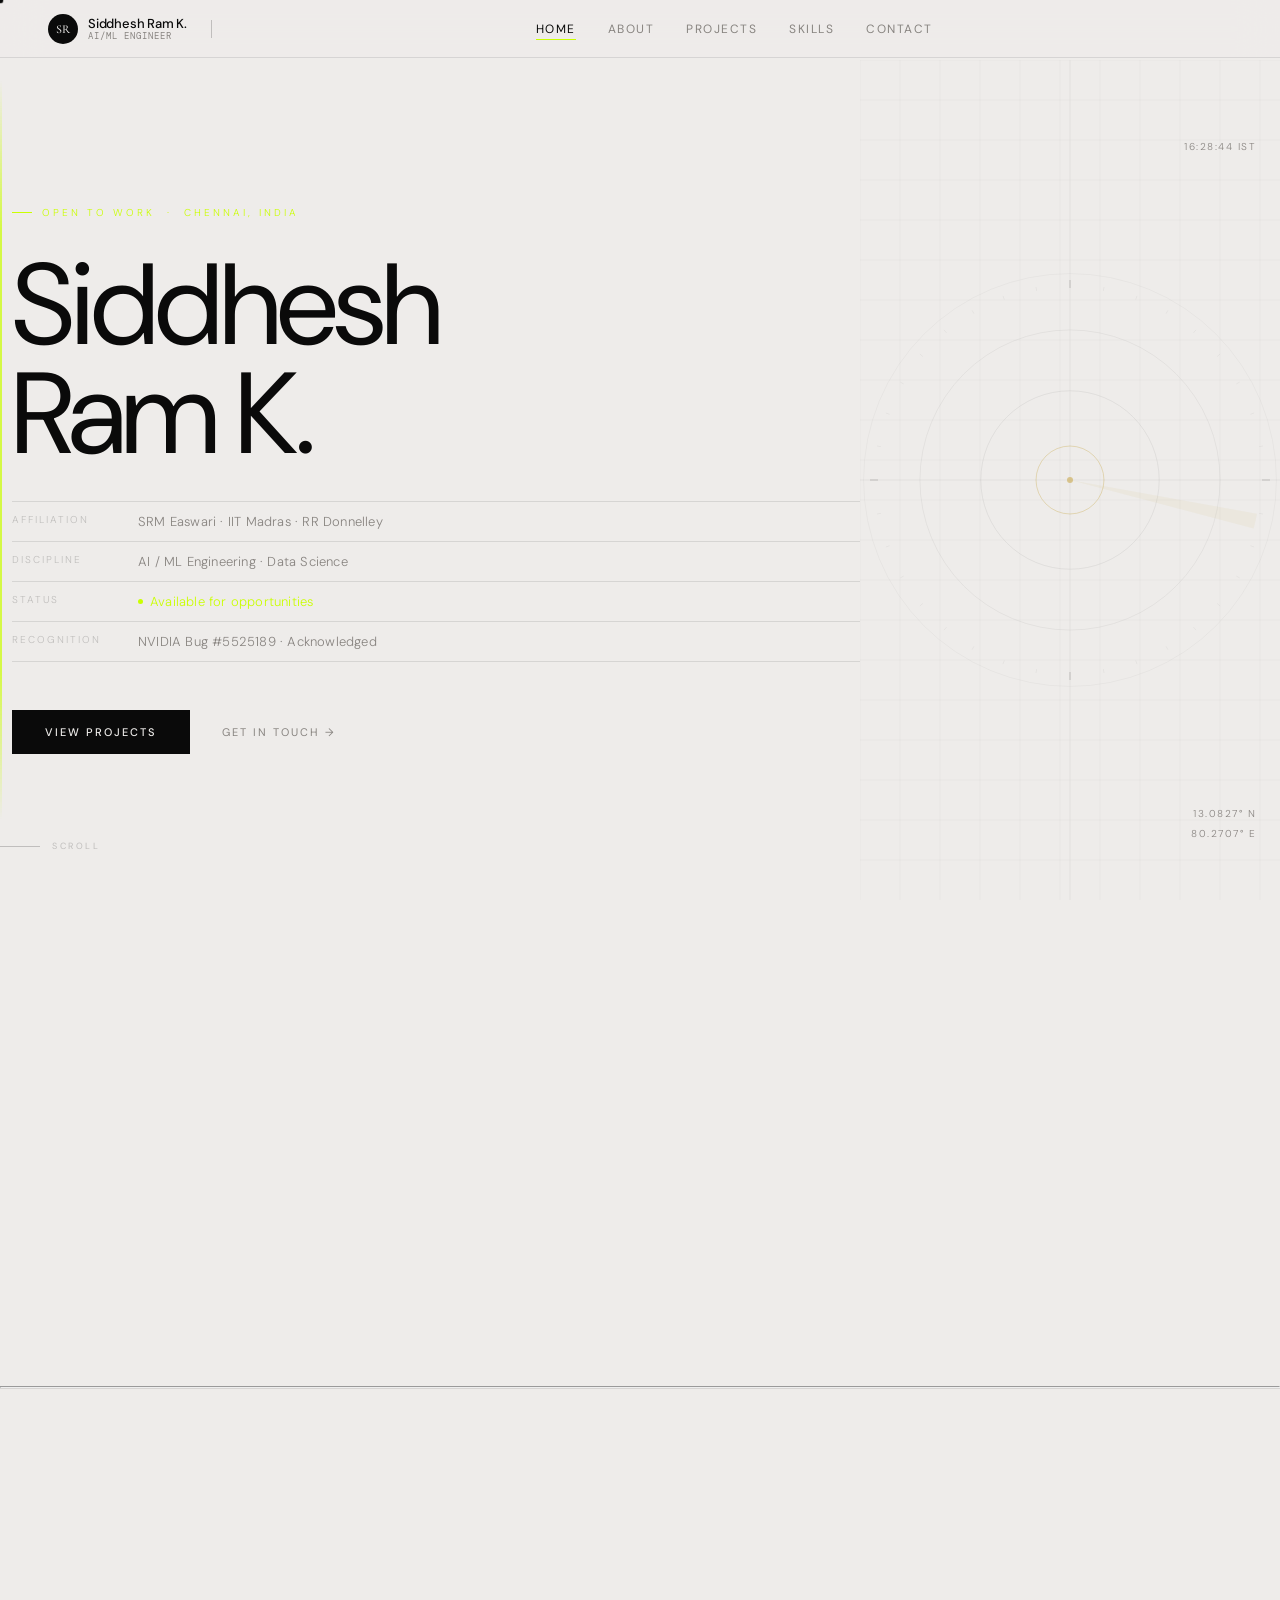
<file: index.html>
<!DOCTYPE html>
<html lang="en">
<head>
  <meta charset="UTF-8"/>
  <meta name="viewport" content="width=device-width,initial-scale=1.0"/>
  <title>Siddhesh Ram Krishnachandran</title>
  <meta name="description" content="AI/ML Engineer & Data Scientist — SRM Easwari · IIT Madras · RR Donnelley"/>
  <link rel="stylesheet" href="shared.css"/>
  <style>

    /* ── HERO ── */
    .hero {
      min-height: 100vh;
      padding: 0 var(--margin);
      display: grid;
      grid-template-columns: 1fr 420px;
      gap: 0;
      align-items: center;
      padding-top: 60px;
      position: relative;
    }

    /* gold vertical rule */
    .hero-rule {
      position: absolute;
      left: calc(var(--margin) - 20px);
      top: 80px; bottom: 80px;
      width: 1.5px;
      background: linear-gradient(to bottom, transparent, var(--accent) 20%, var(--accent) 80%, transparent);
      opacity: 0;
      animation: ruleIn 1.4s cubic-bezier(0.25,0,0,1) 0.3s forwards;
    }
    @keyframes ruleIn {
      from { opacity:0; transform: scaleY(0); transform-origin: top; }
      to   { opacity:0.7; transform: scaleY(1); transform-origin: top; }
    }

    /* name */
    .hero-left { padding-left: 12px; }

    .hero-badge {
      font-family: var(--f-mono);
      font-size: 10px; font-weight: 300;
      letter-spacing: 3px; text-transform: uppercase;
      color: var(--accent);
      margin-bottom: 32px;
      display: flex; align-items: center; gap: 10px;
      opacity: 0;
      animation: fadeUp 0.9s cubic-bezier(0.25,0,0,1) 0.2s forwards;
    }
    .hero-badge::before {
      content: '';
      display: block; width: 20px; height: 1px;
      background: var(--accent);
    }

    .hero-name {
      font-family: var(--f-display);
      font-size: clamp(64px, 9vw, 128px);
      font-weight: 400;
      letter-spacing: -3px;
      line-height: 0.95;
      color: var(--ink);
      margin-bottom: 32px;
      overflow: hidden;
    }

    /* each word wraps a span for clip reveal */
    .name-line {
      display: block;
      overflow: hidden;
    }
    .name-line span {
      display: block;
      transform: translateY(110%);
      animation: slideUp 1s cubic-bezier(0.25,0,0,1) forwards;
    }
    .name-line:nth-child(1) span { animation-delay: 0.35s; }
    .name-line:nth-child(2) span { animation-delay: 0.55s; }

    @keyframes slideUp {
      to { transform: translateY(0); }
    }

    /* fields table */
    .hero-fields {
      margin-bottom: 48px;
      opacity: 0;
      animation: fadeUp 0.9s cubic-bezier(0.25,0,0,1) 0.85s forwards;
    }
    .field-row {
      display: grid;
      grid-template-columns: 110px 1fr;
      padding: 11px 0;
      border-bottom: 1px solid var(--hairline);
      gap: 16px;
    }
    .field-row:first-child { border-top: 1px solid var(--hairline); }
    .field-key {
      font-family: var(--f-mono);
      font-size: 10px; font-weight: 300;
      letter-spacing: 2px; text-transform: uppercase;
      color: var(--hairline-hi);
    }
    .field-val {
      font-family: var(--f-body);
      font-size: 13px; font-weight: 300;
      color: var(--muted);
      letter-spacing: 0.2px;
    }
    .field-val.live {
      color: var(--accent);
      display: flex; align-items: center; gap: 7px;
    }
    .live-dot {
      width: 5px; height: 5px; border-radius: 50%;
      background: var(--accent);
      animation: livePulse 2.4s ease infinite;
    }
    @keyframes livePulse {
      0%,100% { box-shadow: 0 0 0 0 rgba(201,168,76,0.5); }
      50%      { box-shadow: 0 0 0 5px rgba(201,168,76,0); }
    }

    /* CTA row */
    .hero-cta {
      display: flex; gap: 0; align-items: center;
      opacity: 0;
      animation: fadeUp 0.9s cubic-bezier(0.25,0,0,1) 1.05s forwards;
    }
    .btn-primary {
      font-family: var(--f-body);
      font-size: 11px; font-weight: 500;
      letter-spacing: 2px; text-transform: uppercase;
      color: var(--cream);
      background: var(--ink);
      border: 1px solid var(--ink);
      padding: 14px 32px;
      text-decoration: none;
      transition: background 0.4s var(--silk), color 0.4s var(--silk), border-color 0.4s;
      display: inline-block;
    }
    .btn-primary:hover { background: var(--accent); border-color: var(--accent); color: var(--cream); }
    .btn-ghost {
      font-family: var(--f-body);
      font-size: 11px; font-weight: 400;
      letter-spacing: 2px; text-transform: uppercase;
      color: var(--muted);
      background: transparent;
      border: none;
      padding: 14px 32px;
      text-decoration: none;
      transition: color 0.3s;
    }
    .btn-ghost:hover { color: var(--ink); }

    /* ── RIGHT PANEL — coordinate canvas ── */
    .hero-right {
      height: calc(100vh - 60px);
      position: relative;
      display: flex; align-items: center; justify-content: center;
      opacity: 0;
      animation: fadeIn 1.6s cubic-bezier(0.25,0,0,1) 0.6s forwards;
    }
    #coord-canvas {
      position: absolute; inset: 0;
      width: 100%; height: 100%;
    }
    .coord-label {
      position: absolute;
      font-family: var(--f-mono);
      font-size: 10px; font-weight: 300;
      letter-spacing: 1.5px;
      color: var(--muted);
      pointer-events: none;
    }
    .coord-label.lat { bottom: 80px; right: 24px; }
    .coord-label.lon { bottom: 60px; right: 24px; }
    .coord-label.ts  { top: 80px; right: 24px; }

    /* scroll cue */
    .scroll-cue {
      position: absolute; bottom: 48px; left: var(--margin);
      display: flex; align-items: center; gap: 12px;
      opacity: 0;
      animation: fadeIn 1s cubic-bezier(0.25,0,0,1) 1.6s forwards;
    }
    .scroll-line {
      width: 40px; height: 1px;
      background: var(--hairline-hi);
      position: relative; overflow: hidden;
    }
    .scroll-line::after {
      content: '';
      position: absolute; top: 0; left: 0;
      width: 100%; height: 100%;
      background: var(--accent);
      transform: translateX(-100%);
      animation: scanLine 2s cubic-bezier(0.25,0,0,1) infinite 1.6s;
    }
    @keyframes scanLine {
      0%   { transform: translateX(-100%); }
      50%  { transform: translateX(0); }
      100% { transform: translateX(100%); }
    }
    .scroll-text {
      font-family: var(--f-mono);
      font-size: 9px; letter-spacing: 2.5px; text-transform: uppercase;
      color: var(--hairline-hi);
    }

    /* ── TICKER STRIP ── */
    .ticker-wrap {
      overflow: hidden;
      border-top: 1px solid var(--hairline-hi);
      border-bottom: 1px solid var(--hairline-hi);
      background: var(--ink);
      padding: 12px 0;
    }
    .ticker-track {
      display: flex; gap: 0;
      width: max-content;
      animation: ticker 28s linear infinite;
    }
    @keyframes ticker {
      from { transform: translateX(0); }
      to   { transform: translateX(-50%); }
    }
    .ticker-track:hover { animation-play-state: paused; }
    .ticker-item {
      font-family: var(--f-mono);
      font-size: 10px; font-weight: 300;
      letter-spacing: 2.5px; text-transform: uppercase;
      color: var(--cream);
      padding: 0 28px;
      white-space: nowrap;
      opacity: 0.75;
    }
    .ticker-item.gold { color: var(--accent); opacity: 1; }

    /* ── BELOW-FOLD SECTIONS ── */
    .below-fold {
      padding: 0 var(--margin);
    }

    /* Editorial quote */
    .quote-section {
      padding: 120px 0 100px;
      max-width: 800px;
    }
    .quote-mark {
      font-family: var(--f-display);
      font-size: 80px; line-height: 0.6;
      color: var(--accent); opacity: 0.4;
      margin-bottom: 16px; display: block;
      font-weight: 300;
    }
    .quote-text {
      font-family: var(--f-display);
      font-size: clamp(26px, 3.5vw, 44px);
      font-weight: 300; font-style: italic;
      line-height: 1.3; letter-spacing: -0.5px;
      color: var(--ink);
      margin-bottom: 28px;
    }
    .quote-attr {
      font-family: var(--f-mono);
      font-size: 10px; letter-spacing: 2.5px; text-transform: uppercase;
      color: var(--hairline-hi);
    }

    /* Rooms navigation — 3 big editorial links */
    .rooms-section {
      padding: 60px 0 140px;
      border-top: 1px solid var(--hairline);
    }
    .rooms-label {
      font-family: var(--f-mono);
      font-size: 10px; letter-spacing: 2.5px; text-transform: uppercase;
      color: var(--hairline-hi); margin-bottom: 0;
    }
    .room-link {
      display: flex;
      align-items: baseline;
      justify-content: space-between;
      padding: 28px 0;
      border-bottom: 1px solid var(--hairline);
      text-decoration: none;
      color: var(--ink);
      transition: padding-left 0.5s var(--silk);
      position: relative; overflow: hidden;
    }
    .room-link::before {
      content: '';
      position: absolute; left: 0; top: 0; bottom: 0;
      width: 0;
      background: var(--accent-dim);
      transition: width 0.6s var(--silk);
      pointer-events: none;
    }
    .room-link:hover { padding-left: 20px; }
    .room-link:hover::before { width: 100%; }
    .room-title {
      font-family: var(--f-display);
      font-size: clamp(28px, 4vw, 52px);
      font-weight: 400; letter-spacing: -1px;
    }
    .room-meta {
      font-family: var(--f-mono);
      font-size: 10px; letter-spacing: 2px; text-transform: uppercase;
      color: var(--hairline-hi);
      transition: color 0.3s;
    }
    .room-link:hover .room-meta { color: var(--accent); }

    @keyframes fadeUp {
      from { opacity:0; transform: translateY(24px); }
      to   { opacity:1; transform: translateY(0); }
    }
    @keyframes fadeIn {
      from { opacity:0; }
      to   { opacity:1; }
    }

    @media (max-width: 900px) {
      .hero { grid-template-columns: 1fr; }
      .hero-right { display: none; }
    }
    @media (max-width: 600px) {
      .hero-name { font-size: 64px; letter-spacing: -2px; }
      .room-title { font-size: 28px; }
    }
  </style>
</head>
<body>

<div id="cur-dot"></div>
<div id="cur-ring"></div>
<div id="page-veil"></div>

<!-- NAV -->
<nav id="nav">
  <a href="index.html" class="nav-profile">
    <div class="nav-avatar"><span class="nav-avatar-initials">SR</span></div>
    <div class="nav-profile-info">
      <span class="nav-profile-name">Siddhesh Ram K.</span>
      <span class="nav-profile-role">AI/ML Engineer</span>
    </div>
  </a>
  <div class="nav-divider"></div>
  <div class="nav-links">
    <a href="index.html" class="active">Home</a>
    <a href="about.html">About</a>
    <a href="projects.html">Projects</a>
    <a href="skills.html">Skills</a>
    <a href="contact.html">Contact</a>
  </div>
</nav>

<!-- HERO -->
<section class="hero">
  <div class="hero-rule"></div>

  <div class="hero-left">
    <div class="hero-badge">Open to work &nbsp;·&nbsp; Chennai, India</div>

    <h1 class="hero-name">
      <span class="name-line"><span>Siddhesh</span></span>
      <span class="name-line"><span>Ram K.</span></span>
    </h1>

    <div class="hero-fields">
      <div class="field-row">
        <span class="field-key">Affiliation</span>
        <span class="field-val">SRM Easwari · IIT Madras · RR Donnelley</span>
      </div>
      <div class="field-row">
        <span class="field-key">Discipline</span>
        <span class="field-val">AI / ML Engineering · Data Science</span>
      </div>
      <div class="field-row">
        <span class="field-key">Status</span>
        <span class="field-val live">
          <span class="live-dot"></span>Available for opportunities
        </span>
      </div>
      <div class="field-row">
        <span class="field-key">Recognition</span>
        <span class="field-val">NVIDIA Bug #5525189 · Acknowledged</span>
      </div>
    </div>

    <div class="hero-cta">
      <a href="projects.html" class="btn-primary" data-magnetic>View Projects</a>
      <a href="contact.html" class="btn-ghost">Get in touch →</a>
    </div>
  </div>

  <div class="hero-right">
    <canvas id="coord-canvas"></canvas>
    <div class="coord-label lat">13.0827° N</div>
    <div class="coord-label lon">80.2707° E</div>
    <div class="coord-label ts" id="live-ts">——</div>
  </div>

  <div class="scroll-cue">
    <span class="scroll-line"></span>
    <span class="scroll-text">Scroll</span>
  </div>
</section>

<!-- TICKER -->
<div class="ticker-wrap reveal">
  <div class="ticker-track" id="ticker">
    <!-- filled by JS -->
  </div>
</div>

<!-- BELOW FOLD -->
<div class="below-fold">

  <section class="quote-section reveal reveal-d1">
    <span class="quote-mark">"</span>
    <p class="quote-text">
      No one cares about any technology unless it's a solution to a problem.
    </p>
    <span class="quote-attr">Field doctrine · Siddhesh Ram K.</span>
  </section>

  <hr class="hr-light"/>

  <section class="rooms-section">
    <p class="rooms-label reveal">The Rooms</p>

    <a href="about.html" class="room-link reveal reveal-d1">
      <span class="room-title">About</span>
      <span class="room-meta">Subject profile →</span>
    </a>
    <a href="projects.html" class="room-link reveal reveal-d2">
      <span class="room-title">Projects</span>
      <span class="room-meta">Field work →</span>
    </a>
    <a href="skills.html" class="room-link reveal reveal-d3">
      <span class="room-title">Skills</span>
      <span class="room-meta">Technical map →</span>
    </a>
    <a href="contact.html" class="room-link reveal reveal-d4">
      <span class="room-title">Contact</span>
      <span class="room-meta">Initiate →</span>
    </a>
  </section>

</div>

<!-- TICKER JS -->
<script>
(function(){
  const items = [
    ['Python',''],['SQL',''],['TensorFlow',''],['PyTorch',''],
    ['LangChain',''],['LangGraph',''],['AutoGen',''],['scikit-learn',''],
    ['XGBoost',''],['pandas',''],['NumPy',''],['Power BI',''],
    ['Tableau',''],['AWS Bedrock',''],['Vertex AI',''],['NVIDIA NIM',''],
    ['Docker',''],['Git',''],['spaCy',''],['Java',''],
    ['NVIDIA Bug #5525189','gold'],['IIT Madras',''],['SRM Easwari',''],['RR Donnelley','gold'],
  ];
  const doubled = [...items,...items];
  const track = document.getElementById('ticker');
  doubled.forEach(([text, cls]) => {
    const span = document.createElement('span');
    span.className = 'ticker-item' + (cls ? ' ' + cls : '');
    span.textContent = text + '  ·  ';
    track.appendChild(span);
  });
})();
</script>

<!-- COORDINATE CANVAS -->
<script>
(function(){
  const canvas = document.getElementById('coord-canvas');
  if (!canvas) return;
  const ctx = canvas.getContext('2d');
  let W, H, animFrame;

  function resize() {
    W = canvas.width  = canvas.offsetWidth;
    H = canvas.height = canvas.offsetHeight;
  }
  window.addEventListener('resize', resize);
  resize();

  // mouse influence
  let mx = 0, my = 0;
  document.addEventListener('mousemove', e => {
    const r = canvas.getBoundingClientRect();
    mx = e.clientX - r.left;
    my = e.clientY - r.top;
  });

  // live timestamp
  const tsEl = document.getElementById('live-ts');
  setInterval(() => {
    if (tsEl) tsEl.textContent = new Date().toISOString().slice(11,19) + ' IST';
  }, 1000);

  const INK     = 'rgba(14,14,14,';
  const GOLD    = 'rgba(201,168,76,';
  let t = 0;

  function draw() {
    ctx.clearRect(0, 0, W, H);
    t += 0.006;

    const cx = W / 2, cy = H / 2;

    // Grid lines — hairline, warm
    ctx.strokeStyle = INK + '0.06)';
    ctx.lineWidth = 0.5;
    const step = 40;
    for (let x = 0; x < W; x += step) { ctx.beginPath(); ctx.moveTo(x,0); ctx.lineTo(x,H); ctx.stroke(); }
    for (let y = 0; y < H; y += step) { ctx.beginPath(); ctx.moveTo(0,y); ctx.lineTo(W,y); ctx.stroke(); }

    // Mouse-reactive ripple
    const dist = Math.sqrt((mx-cx)**2 + (my-cy)**2);

    // Concentric rings — breathe with time + mouse
    [72, 130, 190].forEach((baseR, i) => {
      const r = baseR + Math.sin(t + i * 1.1) * 6 + dist * 0.03;
      const alpha = 0.08 - i * 0.018;
      ctx.beginPath();
      ctx.arc(cx, cy, r, 0, Math.PI * 2);
      ctx.strokeStyle = INK + alpha + ')';
      ctx.lineWidth = 0.8;
      ctx.stroke();
    });

    // Inner gold ring — tighter, more alive
    const goldR = 32 + Math.sin(t * 1.3) * 3;
    ctx.beginPath();
    ctx.arc(cx, cy, goldR, 0, Math.PI * 2);
    ctx.strokeStyle = GOLD + '0.35)';
    ctx.lineWidth = 1;
    ctx.stroke();

    // Crosshair
    ctx.strokeStyle = INK + '0.1)';
    ctx.lineWidth = 0.5;
    ctx.beginPath(); ctx.moveTo(cx, 0); ctx.lineTo(cx, H); ctx.stroke();
    ctx.beginPath(); ctx.moveTo(0, cy); ctx.lineTo(W, cy); ctx.stroke();

    // Scanning arc — rotates slowly
    const scanAngle = t * 0.4;
    const scanR = 190;
    ctx.beginPath();
    ctx.moveTo(cx, cy);
    ctx.arc(cx, cy, scanR, scanAngle - 0.04, scanAngle + 0.04);
    ctx.closePath();
    ctx.fillStyle = GOLD + '0.07)';
    ctx.fill();

    // Crosshair center dot
    ctx.beginPath();
    ctx.arc(cx, cy, 3, 0, Math.PI * 2);
    ctx.fillStyle = GOLD + '0.6)';
    ctx.fill();

    // Tick marks on outer ring
    for (let i = 0; i < 36; i++) {
      const angle = (i / 36) * Math.PI * 2;
      const r1 = 192, r2 = i % 9 === 0 ? 200 : 196;
      ctx.beginPath();
      ctx.moveTo(cx + Math.cos(angle) * r1, cy + Math.sin(angle) * r1);
      ctx.lineTo(cx + Math.cos(angle) * r2, cy + Math.sin(angle) * r2);
      ctx.strokeStyle = INK + (i % 9 === 0 ? '0.2' : '0.08') + ')';
      ctx.lineWidth = i % 9 === 0 ? 1 : 0.5;
      ctx.stroke();
    }

    animFrame = requestAnimationFrame(draw);
  }
  draw();
})();
</script>

<script src="shared.js"></script>
</body>
</html>
</file>
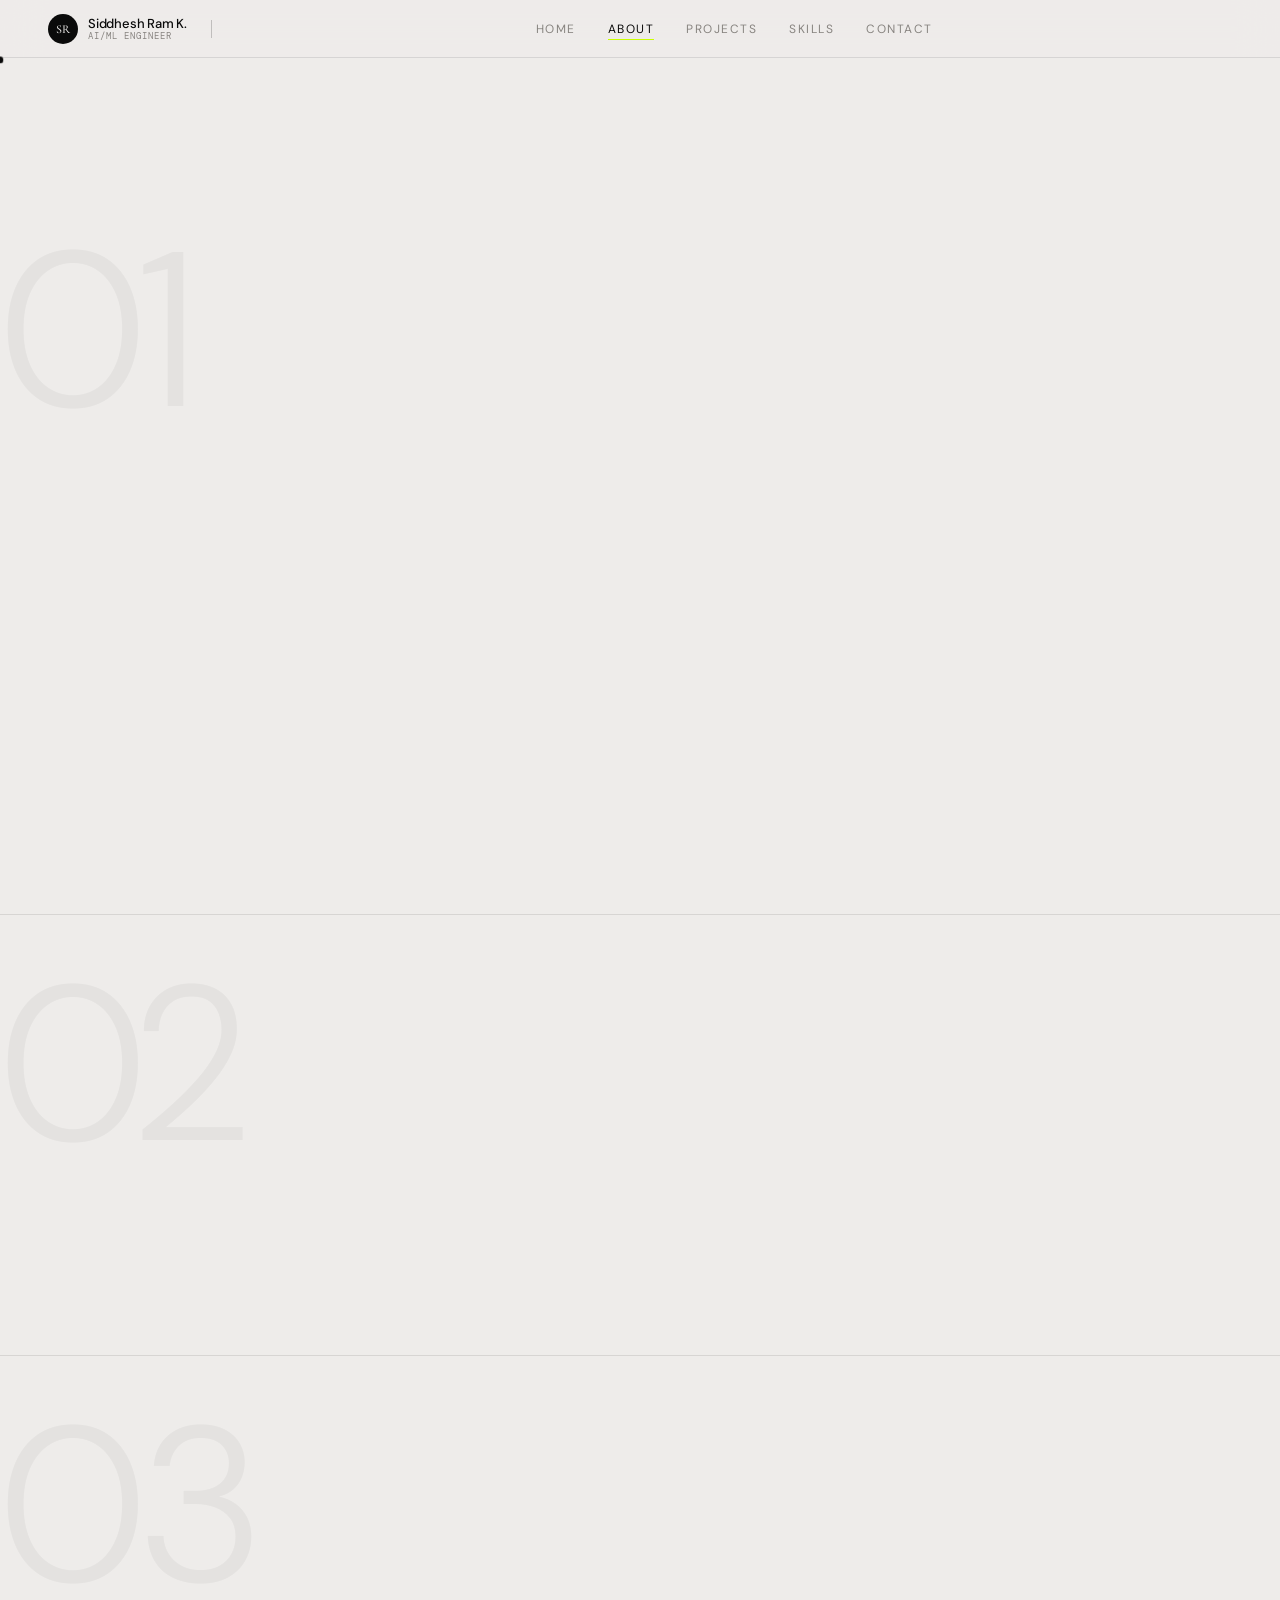
<file: about.html>
<!DOCTYPE html>
<html lang="en">
<head>
  <meta charset="UTF-8"/>
  <meta name="viewport" content="width=device-width,initial-scale=1.0"/>
  <title>About — Siddhesh Ram K.</title>
  <link rel="stylesheet" href="shared.css"/>
  <style>

    body { padding-top: 60px; }

    /* ── PAGE HEADER ── */
    .page-header {
      padding: 80px var(--margin) 0;
      display: flex; align-items: baseline;
      justify-content: space-between;
      border-bottom: 1px solid var(--hairline);
      padding-bottom: 20px;
    }
    .page-header-title {
      font-family: var(--f-display);
      font-size: clamp(40px, 6vw, 80px);
      font-weight: 400; letter-spacing: -2px;
      color: var(--ink);
    }
    .page-header-ref {
      font-family: var(--f-mono);
      font-size: 10px; letter-spacing: 2px;
      color: var(--hairline-hi);
    }

    /* ── SECTION WRAPPER ── */
    .about-section {
      padding: 100px var(--margin);
      position: relative;
    }
    .about-section + .about-section {
      border-top: 1px solid var(--hairline);
    }

    /* Giant numeral — behind content */
    .section-numeral {
      font-family: var(--f-display);
      font-size: clamp(120px, 18vw, 220px);
      font-weight: 300;
      color: var(--ink);
      opacity: 0.04;
      line-height: 1;
      letter-spacing: -6px;
      position: absolute;
      top: 40px; left: calc(var(--margin) - 12px);
      pointer-events: none;
      user-select: none;
    }

    /* Content sits above numeral */
    .section-content { position: relative; z-index: 1; }

    /* ── § 01  IDENTITY ── */
    .identity-grid {
      display: grid;
      grid-template-columns: 1fr 1fr;
      gap: 80px;
      align-items: start;
    }
    .section-kicker {
      font-family: var(--f-mono);
      font-size: 10px; letter-spacing: 3px; text-transform: uppercase;
      color: var(--hairline-hi); margin-bottom: 32px;
      display: flex; align-items: center; gap: 12px;
    }
    .section-kicker::before {
      content: ''; display: block;
      width: 24px; height: 1px; background: var(--hairline-hi);
    }
    .bio-heading {
      font-family: var(--f-display);
      font-size: clamp(32px, 4vw, 52px);
      font-weight: 400; letter-spacing: -1.5px;
      line-height: 1.1; color: var(--ink);
      margin-bottom: 36px;
    }
    .bio-heading em { font-style: italic; color: var(--muted); }
    .bio-text {
      font-family: var(--f-body);
      font-size: 16px; font-weight: 300;
      line-height: 1.85; color: var(--muted);
      margin-bottom: 20px;
    }
    .bio-text strong { font-weight: 500; color: var(--ink); }

    /* NVIDIA pull-quote */
    .nvidia-quote {
      border-left: 2px solid var(--accent);
      padding: 20px 0 20px 28px;
      margin-top: 40px;
    }
    .nvidia-quote p {
      font-family: var(--f-display);
      font-size: 20px; font-weight: 400; font-style: italic;
      line-height: 1.5; color: var(--ink);
      margin-bottom: 12px;
    }
    .nvidia-quote a {
      font-family: var(--f-mono);
      font-size: 10px; letter-spacing: 2px; text-transform: uppercase;
      color: var(--accent); text-decoration: none;
    }
    .nvidia-quote a:hover { text-decoration: underline; }

    /* Identity right column — stat items */
    .stat-list { margin-top: 72px; }
    .stat-item {
      padding: 24px 0;
      border-bottom: 1px solid var(--hairline);
    }
    .stat-item:first-child { border-top: 1px solid var(--hairline); }
    .stat-num {
      font-family: var(--f-display);
      font-size: clamp(48px, 6vw, 72px);
      font-weight: 300; letter-spacing: -2px;
      color: var(--ink); line-height: 1;
      margin-bottom: 6px;
    }
    .stat-num span { color: var(--accent); }
    .stat-desc {
      font-family: var(--f-body);
      font-size: 12px; font-weight: 400;
      letter-spacing: 1px; text-transform: uppercase;
      color: var(--hairline-hi);
    }

    /* ── § 02  OPERATIONS ── */
    .ops-grid {
      display: grid;
      grid-template-columns: repeat(3, 1fr);
      gap: 2px;
      margin-top: 60px;
    }
    .ops-card {
      background: var(--ink);
      padding: 36px 28px;
      position: relative;
      transition: background 0.4s var(--silk);
    }
    .ops-card:hover { background: #1a1a14; }
    .ops-card-top {
      display: flex; align-items: center;
      justify-content: space-between;
      margin-bottom: 28px;
    }
    .ops-indicator {
      width: 7px; height: 7px; border-radius: 50%;
      background: #4CAF50;
      animation: livePulse 2.4s ease infinite;
    }
    @keyframes livePulse {
      0%,100% { box-shadow: 0 0 0 0 rgba(76,175,80,0.5); }
      50%      { box-shadow: 0 0 0 6px rgba(76,175,80,0); }
    }
    .ops-card-type {
      font-family: var(--f-mono);
      font-size: 9px; letter-spacing: 2px; text-transform: uppercase;
      color: rgba(247,243,236,0.3);
    }
    .ops-company {
      font-family: var(--f-display);
      font-size: 26px; font-weight: 400; letter-spacing: -0.5px;
      color: var(--cream); margin-bottom: 8px;
    }
    .ops-role {
      font-family: var(--f-body);
      font-size: 12px; font-weight: 300; letter-spacing: 0.5px;
      color: rgba(247,243,236,0.55); margin-bottom: 20px;
    }
    .ops-meta {
      font-family: var(--f-mono);
      font-size: 9px; letter-spacing: 1.5px; text-transform: uppercase;
      color: var(--accent); padding-top: 20px;
      border-top: 1px solid rgba(247,243,236,0.08);
    }

    /* ── § 03  EDUCATION TIMELINE ── */
    .timeline-wrap {
      margin-top: 60px;
      position: relative;
    }
    .timeline-track {
      position: relative;
      height: 2px;
      background: var(--hairline);
      margin-bottom: 48px;
    }
    .timeline-fill {
      position: absolute; left: 0; top: 0; bottom: 0;
      background: var(--accent);
      width: 0;
      transition: width 1.8s cubic-bezier(0.25,0,0,1);
    }
    .timeline-track.drawn .timeline-fill { width: 100%; }

    .timeline-nodes {
      display: grid;
      grid-template-columns: 1fr 1fr 1fr;
    }
    .tnode {
      position: relative;
      padding-top: 24px;
    }
    .tnode::before {
      content: '';
      position: absolute; top: -33px; left: 0;
      width: 10px; height: 10px; border-radius: 50%;
      background: var(--cream);
      border: 2px solid var(--hairline-hi);
      transition: border-color 0.4s var(--silk), background 0.4s var(--silk);
      z-index: 2;
    }
    .tnode.active::before { border-color: var(--accent); background: var(--accent); }
    .tnode-year {
      font-family: var(--f-mono);
      font-size: 10px; letter-spacing: 2px;
      color: var(--hairline-hi); margin-bottom: 8px;
    }
    .tnode-school {
      font-family: var(--f-display);
      font-size: 22px; font-weight: 400; letter-spacing: -0.5px;
      color: var(--ink); margin-bottom: 4px;
    }
    .tnode-degree {
      font-family: var(--f-body);
      font-size: 12px; font-weight: 300; color: var(--muted);
      line-height: 1.5;
    }
    .tnode-status {
      display: inline-block; margin-top: 10px;
      font-family: var(--f-mono);
      font-size: 9px; letter-spacing: 1.5px; text-transform: uppercase;
      color: var(--accent);
    }

    /* ── § 04  DOCTRINE ── */
    .doctrine-section {
      padding: 120px var(--margin);
      text-align: center;
      border-top: 1px solid var(--hairline);
      background: var(--ink);
    }
    .doctrine-kicker {
      font-family: var(--f-mono);
      font-size: 10px; letter-spacing: 3px; text-transform: uppercase;
      color: rgba(247,243,236,0.3); margin-bottom: 40px;
    }
    .doctrine-text {
      font-family: var(--f-display);
      font-size: clamp(28px, 4.5vw, 60px);
      font-weight: 300; font-style: italic;
      line-height: 1.25; letter-spacing: -1px;
      color: var(--cream);
      max-width: 900px; margin: 0 auto 40px;
    }
    .doctrine-text em { color: var(--accent); font-style: normal; }
    .doctrine-attr {
      font-family: var(--f-mono);
      font-size: 10px; letter-spacing: 2px; text-transform: uppercase;
      color: rgba(247,243,236,0.25);
    }

    @media (max-width: 900px) {
      .identity-grid { grid-template-columns: 1fr; gap: 40px; }
      .ops-grid { grid-template-columns: 1fr; gap: 2px; }
      .timeline-nodes { grid-template-columns: 1fr; gap: 32px; }
      .tnode::before { display: none; }
    }
  </style>
</head>
<body>
<div id="cur-dot"></div>
<div id="cur-ring"></div>
<div id="page-veil"></div>

<nav id="nav">
  <a href="index.html" class="nav-profile">
    <div class="nav-avatar"><span class="nav-avatar-initials">SR</span></div>
    <div class="nav-profile-info">
      <span class="nav-profile-name">Siddhesh Ram K.</span>
      <span class="nav-profile-role">AI/ML Engineer</span>
    </div>
  </a>
  <div class="nav-divider"></div>
  <div class="nav-links">
    <a href="index.html">Home</a>
    <a href="about.html" class="active">About</a>
    <a href="projects.html">Projects</a>
    <a href="skills.html">Skills</a>
    <a href="contact.html">Contact</a>
  </div>
</nav>

<!-- PAGE HEADER -->
<header class="page-header reveal">
  <h1 class="page-header-title">Subject Profile</h1>
  <span class="page-header-ref">DOC / SRK-ABOUT</span>
</header>

<!-- § 01 IDENTITY -->
<section class="about-section">
  <span class="section-numeral" aria-hidden="true">01</span>
  <div class="section-content identity-grid">

    <div>
      <p class="section-kicker reveal">Identity</p>
      <h2 class="bio-heading reveal reveal-d1">
        Building things that <em>actually matter.</em>
      </h2>
      <p class="bio-text reveal reveal-d2">
        I'm a <strong>parallel multi-disciplinary student</strong> — simultaneously pursuing
        B.E. in Computer Science (AI & ML) at SRM Easwari Engineering College and a
        BS in Data Science & Applications at IIT Madras, while working as a
        <strong>Data Analyst Intern at RR Donnelley</strong>.
      </p>
      <p class="bio-text reveal reveal-d3">
        I operate at the intersection of data engineering, analytics, and applied ML —
        cleaning and modeling data with SQL and Python, building KPI dashboards in
        Power BI and Tableau, and operationalizing models using pandas, NumPy,
        scikit-learn, XGBoost, and TensorFlow.
      </p>
      <p class="bio-text reveal reveal-d4">
        My focus is <strong>reliability and measurable outcomes</strong>: reducing turnaround
        time, lowering defect rates, and translating messy data into decision-ready insight.
      </p>

      <div class="nvidia-quote reveal reveal-d5">
        <p>Discovered a critical GPU crash bug in NVIDIA's cuOpt Cloud API during multi-vehicle optimization. Officially acknowledged as Bug ID 5525189.</p>
        <a href="https://www.linkedin.com/pulse/reported-validation-bug-nvidia-cuopt-cloud-api-solver-siddhesh-ram-e7ykc" target="_blank" data-no-transition>Read the full write-up →</a>
      </div>
    </div>

    <div class="stat-list">
      <div class="stat-item reveal">
        <div class="stat-num">2<span>+</span></div>
        <div class="stat-desc">Degrees pursued in parallel</div>
      </div>
      <div class="stat-item reveal reveal-d1">
        <div class="stat-num"><span>#</span>1</div>
        <div class="stat-desc">NVIDIA bug officially acknowledged</div>
      </div>
      <div class="stat-item reveal reveal-d2">
        <div class="stat-num">10<span>+</span></div>
        <div class="stat-desc">Technologies in active use</div>
      </div>
      <div class="stat-item reveal reveal-d3">
        <div class="stat-num">∞</div>
        <div class="stat-desc">Problems worth solving</div>
      </div>
    </div>

  </div>
</section>

<!-- § 02 OPERATIONS -->
<section class="about-section">
  <span class="section-numeral" aria-hidden="true">02</span>
  <div class="section-content">
    <p class="section-kicker reveal">Currently Active</p>
    <h2 class="bio-heading reveal reveal-d1" style="max-width:600px">
      Three systems running <em>simultaneously.</em>
    </h2>
    <div class="ops-grid">
      <div class="ops-card reveal reveal-d1">
        <div class="ops-card-top">
          <span class="ops-indicator"></span>
          <span class="ops-card-type">Employment</span>
        </div>
        <div class="ops-company">RR Donnelley</div>
        <div class="ops-role">Data Analyst Intern</div>
        <div class="ops-meta">Jun 2025 → Present</div>
      </div>
      <div class="ops-card reveal reveal-d2">
        <div class="ops-card-top">
          <span class="ops-indicator"></span>
          <span class="ops-card-type">Education</span>
        </div>
        <div class="ops-company">SRM Easwari</div>
        <div class="ops-role">B.E. CSE — AI & ML · Pre-Final Year</div>
        <div class="ops-meta">2022 → Present</div>
      </div>
      <div class="ops-card reveal reveal-d3">
        <div class="ops-card-top">
          <span class="ops-indicator"></span>
          <span class="ops-card-type">Education</span>
        </div>
        <div class="ops-company">IIT Madras</div>
        <div class="ops-role">BS Data Science · Diploma Level</div>
        <div class="ops-meta">2023 → Present</div>
      </div>
    </div>
  </div>
</section>

<!-- § 03 EDUCATION TIMELINE -->
<section class="about-section">
  <span class="section-numeral" aria-hidden="true">03</span>
  <div class="section-content">
    <p class="section-kicker reveal">Education</p>
    <h2 class="bio-heading reveal reveal-d1" style="max-width:600px">
      The path so far.
    </h2>

    <div class="timeline-wrap reveal reveal-d2">
      <div class="timeline-track" id="timeline-track">
        <div class="timeline-fill"></div>
      </div>
      <div class="timeline-nodes">
        <div class="tnode">
          <div class="tnode-year">2022</div>
          <div class="tnode-school">SRM Easwari</div>
          <div class="tnode-degree">B.E. in Computer Science<br/>Artificial Intelligence & ML</div>
          <span class="tnode-status active">Active · Pre-Final Year</span>
        </div>
        <div class="tnode">
          <div class="tnode-year">2023</div>
          <div class="tnode-school">IIT Madras</div>
          <div class="tnode-degree">BS in Data Science<br/>& Applications</div>
          <span class="tnode-status active">Active · Diploma Level</span>
        </div>
        <div class="tnode active">
          <div class="tnode-year">2025 — Now</div>
          <div class="tnode-school">RR Donnelley</div>
          <div class="tnode-degree">Data Analyst Intern<br/>Analytics & Dashboards</div>
          <span class="tnode-status active">Currently Running</span>
        </div>
      </div>
    </div>
  </div>
</section>

<!-- § 04 DOCTRINE -->
<section class="doctrine-section">
  <p class="doctrine-kicker reveal">Field Doctrine</p>
  <p class="doctrine-text reveal reveal-d1">
    "No one cares about <em>any technology</em> unless it's a solution to a problem."
  </p>
  <p class="doctrine-attr reveal reveal-d2">— The principle behind every line of code</p>
</section>

<script>
// Timeline draws on scroll
(function(){
  const track = document.getElementById('timeline-track');
  if (!track) return;
  const obs = new IntersectionObserver(entries => {
    if (entries[0].isIntersecting) {
      track.classList.add('drawn');
      obs.disconnect();
    }
  }, { threshold: 0.4 });
  obs.observe(track);
})();
</script>

<script src="shared.js"></script>
</body>
</html>
</file>
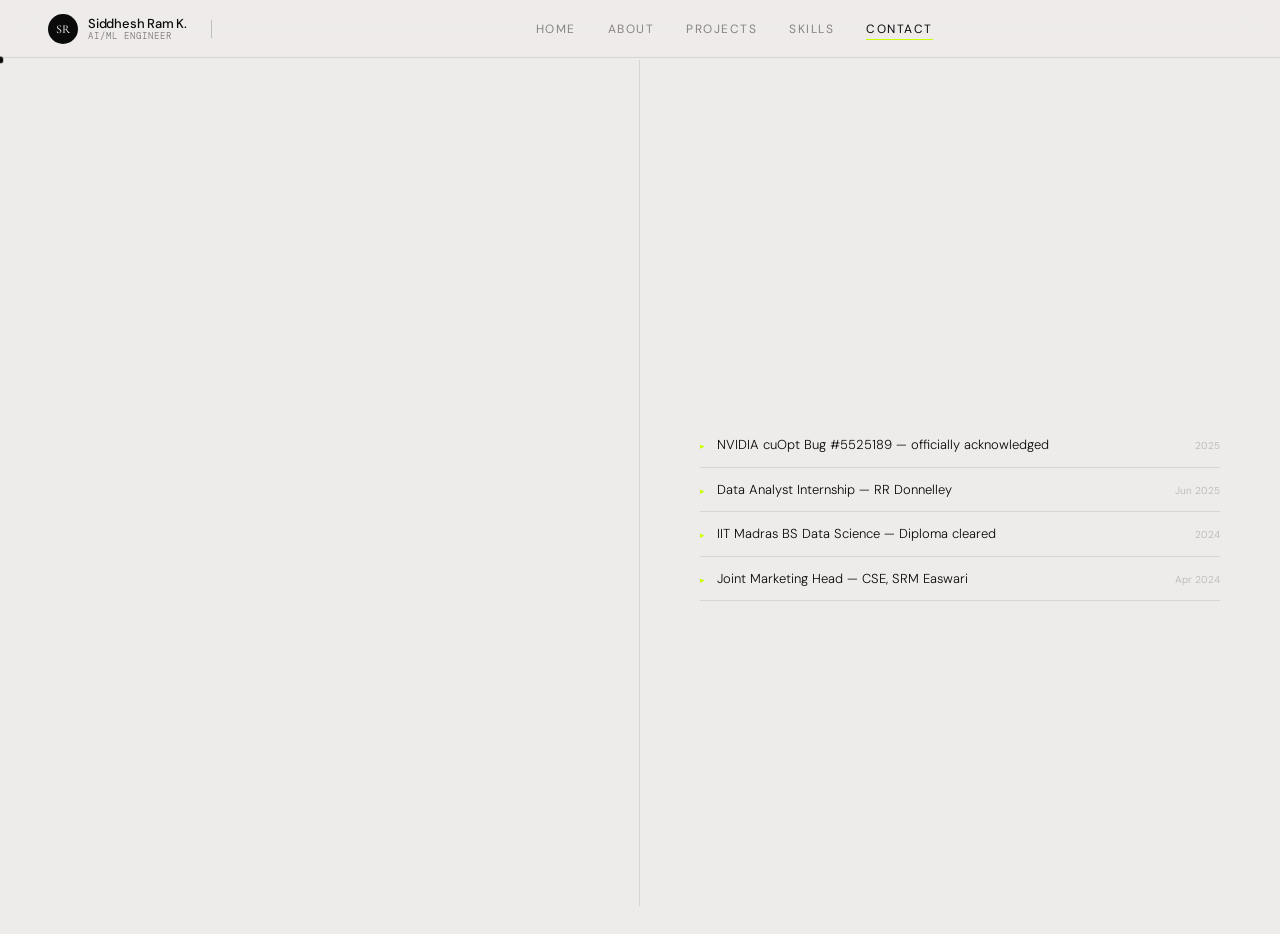
<file: contact.html>
<!DOCTYPE html>
<html lang="en">
<head>
  <meta charset="UTF-8"/>
  <meta name="viewport" content="width=device-width,initial-scale=1.0"/>
  <title>Contact — Siddhesh Ram K.</title>
  <link rel="stylesheet" href="shared.css"/>
  <style>
    body { padding-top: 60px; min-height: 100vh; }

    .contact-wrap {
      min-height: calc(100vh - 60px);
      display: grid;
      grid-template-columns: 1fr 1fr;
    }

    /* ── LEFT ── */
    .contact-left {
      padding: 80px var(--margin);
      display: flex; flex-direction: column;
      justify-content: space-between;
      border-right: 1px solid var(--hairline);
    }

    .heading-eyebrow {
      font-family: var(--f-mono);
      font-size: 10px; letter-spacing: 3px; text-transform: uppercase;
      color: var(--hairline-hi); margin-bottom: 24px;
      display: flex; align-items: center; gap: 12px;
    }
    .heading-eyebrow::before {
      content: ''; display: block;
      width: 24px; height: 1px; background: var(--hairline-hi);
    }

    .heading-main {
      font-family: var(--f-display);
      font-size: clamp(56px, 8vw, 100px);
      font-weight: 400; letter-spacing: -3px;
      line-height: 0.95; color: var(--ink);
      position: relative; display: inline-block;
      cursor: default;
    }
    .heading-main::before,
    .heading-main::after {
      content: attr(data-text);
      position: absolute; inset: 0;
      pointer-events: none; opacity: 0;
    }
    .heading-main::before { color: var(--accent);  clip-path: inset(30% 0 40% 0); }
    .heading-main::after  { color: var(--ink);   clip-path: inset(55% 0 10% 0); left: 2px; }
    .heading-main:hover::before { opacity: 0.4; animation: g1 0.3s steps(2) infinite; }
    .heading-main:hover::after  { opacity: 0.3; animation: g2 0.3s steps(2) infinite 0.05s; }
    @keyframes g1 {
      0%   { transform: translateX(-2px); clip-path: inset(20% 0 50% 0); }
      50%  { transform: translateX(2px);  clip-path: inset(40% 0 20% 0); }
      100% { transform: translateX(-1px); clip-path: inset(10% 0 60% 0); }
    }
    @keyframes g2 {
      0%   { transform: translateX(2px);  clip-path: inset(60% 0 10% 0); }
      50%  { transform: translateX(-2px); clip-path: inset(20% 0 50% 0); }
      100% { transform: translateX(1px);  clip-path: inset(50% 0 30% 0); }
    }

    .gold-rule {
      display: block; width: 80px; height: 1.5px;
      background: var(--accent); margin-top: 8px; margin-bottom: 28px;
    }

    .heading-sub {
      font-family: var(--f-body);
      font-size: 14px; font-weight: 300;
      color: var(--muted); line-height: 1.7;
      margin-bottom: 56px;
    }

    /* Channel table */
    .channel-header {
      display: grid;
      grid-template-columns: 90px 1fr 70px;
      gap: 16px; padding-bottom: 10px;
      border-bottom: 1px solid var(--hairline-hi);
    }
    .channel-header span {
      font-family: var(--f-mono);
      font-size: 9px; letter-spacing: 2px; text-transform: uppercase;
      color: var(--hairline-hi);
    }
    .channel-row {
      display: grid;
      grid-template-columns: 90px 1fr 70px;
      gap: 16px; padding: 18px 0;
      border-bottom: 1px solid var(--hairline);
      text-decoration: none; color: var(--ink);
      transition: padding-left 0.45s cubic-bezier(0.25,0,0,1);
      position: relative; overflow: hidden;
    }
    .channel-row::before {
      content: '';
      position: absolute; left: 0; top: 0; bottom: 0;
      width: 2px; background: var(--accent);
      transform: scaleY(0); transform-origin: bottom;
      transition: transform 0.45s cubic-bezier(0.25,0,0,1);
    }
    .channel-row:hover { padding-left: 12px; }
    .channel-row:hover::before { transform: scaleY(1); }

    .channel-name {
      font-family: var(--f-body);
      font-size: 15px; font-weight: 400; align-self: center;
    }
    .channel-id {
      font-family: var(--f-mono);
      font-size: 11px; font-weight: 300;
      color: var(--muted); align-self: center;
      transition: color 0.3s;
    }
    .channel-row:hover .channel-id { color: var(--ink); }
    .channel-proto {
      font-family: var(--f-mono);
      font-size: 9px; letter-spacing: 1.5px; text-transform: uppercase;
      color: var(--accent); align-self: center; text-align: right;
    }

    .copy-btn {
      display: inline-flex; align-items: center; gap: 10px;
      margin-top: 32px; padding: 13px 28px;
      border: 1px solid var(--hairline-hi);
      background: transparent; cursor: pointer;
      font-family: var(--f-mono);
      font-size: 10px; letter-spacing: 2px; text-transform: uppercase;
      color: var(--muted);
      transition: all 0.4s cubic-bezier(0.25,0,0,1);
    }
    .copy-btn:hover { border-color: var(--accent); color: var(--accent); }
    .copy-btn.copied { background: var(--accent); border-color: var(--accent); color: var(--cream); }

    .contact-footer {
      font-family: var(--f-mono); font-size: 10px;
      letter-spacing: 1px; color: var(--hairline-hi); line-height: 1.8;
      border-top: 1px solid var(--hairline); padding-top: 24px;
    }

    /* ── RIGHT ── */
    .contact-right {
      padding: 80px 60px;
      display: flex; flex-direction: column;
      justify-content: space-between;
    }

    .right-kicker {
      font-family: var(--f-mono);
      font-size: 10px; letter-spacing: 3px; text-transform: uppercase;
      color: var(--hairline-hi); margin-bottom: 40px;
    }

    /* EQ meter */
    .eq-label {
      font-family: var(--f-mono);
      font-size: 9px; letter-spacing: 2px; text-transform: uppercase;
      color: var(--hairline-hi); margin-bottom: 14px;
    }
    .eq-meter {
      display: flex; align-items: flex-end;
      gap: 3px; height: 110px; margin-bottom: 8px;
    }
    .eq-bar-wrap {
      flex: 1; height: 100%;
      display: flex; flex-direction: column;
      justify-content: flex-end; align-items: stretch; gap: 3px;
    }
    .eq-peak {
      height: 3px; background: var(--accent);
      border-radius: 1px; opacity: 0;
      flex-shrink: 0;
      transition: opacity 0.2s;
    }
    .eq-bar {
      background: var(--accent); opacity: 0.55;
      border-radius: 1px 1px 0 0;
      transition: height 0.12s cubic-bezier(0.32,0,0.16,1);
      flex-shrink: 0;
    }
    .eq-scale {
      display: flex; justify-content: space-between;
      margin-bottom: 48px;
    }
    .eq-scale span {
      font-family: var(--f-mono); font-size: 8px;
      color: var(--hairline-hi); letter-spacing: 0.5px;
    }

    /* TX log */
    .tx-label {
      font-family: var(--f-mono);
      font-size: 9px; letter-spacing: 2.5px; text-transform: uppercase;
      color: var(--hairline-hi); margin-bottom: 16px;
    }
    .tx-item {
      display: flex; gap: 12px; align-items: baseline;
      padding: 12px 0;
      border-bottom: 1px solid var(--hairline);
      opacity: 0; transform: translateX(-10px);
      transition: opacity 0.7s cubic-bezier(0.25,0,0,1), transform 0.7s cubic-bezier(0.25,0,0,1);
    }
    .tx-item.in { opacity: 1; transform: none; }
    .tx-arrow { font-family: var(--f-mono); font-size: 9px; color: var(--accent); flex-shrink: 0; }
    .tx-text { font-family: var(--f-body); font-size: 13px; font-weight: 300; color: var(--ink); line-height: 1.5; }
    .tx-date { font-family: var(--f-mono); font-size: 10px; color: var(--hairline-hi); margin-left: auto; flex-shrink: 0; }

    /* Sig */
    .contact-sig {
      border-top: 1px solid var(--hairline); padding-top: 32px; margin-top: 48px;
    }
    .sig-text {
      font-family: var(--f-display);
      font-size: clamp(16px,2vw,22px); font-weight: 300; font-style: italic;
      color: var(--muted); line-height: 1.6; margin-bottom: 12px;
    }
    .sig-name {
      font-family: var(--f-display); font-size: 13px;
      font-weight: 400; color: var(--hairline-hi);
    }

    @media(max-width:900px){
      .contact-wrap { grid-template-columns: 1fr; }
      .contact-left { border-right: none; border-bottom: 1px solid var(--hairline); padding: 60px 24px; }
      .contact-right { padding: 60px 24px; }
    }
  </style>
</head>
<body>
<div id="cur-dot"></div>
<div id="cur-ring"></div>
<div id="page-veil"></div>

<nav id="nav">
  <a href="index.html" class="nav-profile">
    <div class="nav-avatar"><span class="nav-avatar-initials">SR</span></div>
    <div class="nav-profile-info">
      <span class="nav-profile-name">Siddhesh Ram K.</span>
      <span class="nav-profile-role">AI/ML Engineer</span>
    </div>
  </a>
  <div class="nav-divider"></div>
  <div class="nav-links">
    <a href="index.html">Home</a>
    <a href="about.html">About</a>
    <a href="projects.html">Projects</a>
    <a href="skills.html">Skills</a>
    <a href="contact.html" class="active">Contact</a>
  </div>
</nav>

<div class="contact-wrap">
  <div class="contact-left">
    <div>
      <div class="reveal">
        <p class="heading-eyebrow">Transmission Open</p>
        <h1 class="heading-main" data-text="Let's talk.">Let's talk.</h1>
        <span class="gold-rule"></span>
        <p class="heading-sub">Available for the right work.<br/>Response window: within 24 hours.</p>
      </div>

      <div class="reveal reveal-d1">
        <div class="channel-header">
          <span>Channel</span><span>Identifier</span><span>Protocol</span>
        </div>
        <a href="mailto:siddheshramk@gmail.com" class="channel-row" data-no-transition>
          <span class="channel-name">Email</span>
          <span class="channel-id">siddheshramk@gmail.com</span>
          <span class="channel-proto">SMTP ↗</span>
        </a>
        <a href="https://www.linkedin.com/in/siddhesh-ram-krishnachandran-90ab2831a" target="_blank" class="channel-row" data-no-transition>
          <span class="channel-name">LinkedIn</span>
          <span class="channel-id">siddhesh-ram-krishnachandran</span>
          <span class="channel-proto">HTTPS ↗</span>
        </a>
        <a href="https://github.com/Siddheshram05" target="_blank" class="channel-row" data-no-transition>
          <span class="channel-name">GitHub</span>
          <span class="channel-id">Siddheshram05</span>
          <span class="channel-proto">GIT ↗</span>
        </a>
        <a href="https://leetcode.com/u/Siddheshram05/" target="_blank" class="channel-row" data-no-transition>
          <span class="channel-name">LeetCode</span>
          <span class="channel-id">Siddheshram05</span>
          <span class="channel-proto">HTTPS ↗</span>
        </a>
        <button class="copy-btn" id="copy-btn" data-hover>
          <span id="copy-icon">⊕</span>
          <span id="copy-label">Copy Email</span>
        </button>
      </div>
    </div>

    <div class="contact-footer reveal reveal-d3">
      © 2025 Siddhesh Ram Krishnachandran<br/>
      Chennai, Tamil Nadu, India
    </div>
  </div>

  <div class="contact-right">
    <div>
      <p class="right-kicker reveal">Signal</p>
      <div class="reveal reveal-d1">
        <p class="eq-label">Live broadcast</p>
        <div class="eq-meter" id="eq-meter"></div>
        <div class="eq-scale">
          <span>0</span><span>—6</span><span>—12</span><span>—18</span><span>—24 dB</span>
        </div>
      </div>

      <p class="tx-label reveal reveal-d2">Recent Transmissions</p>
      <div class="tx-item" id="tx0">
        <span class="tx-arrow">▸</span>
        <span class="tx-text">NVIDIA cuOpt Bug #5525189 — officially acknowledged</span>
        <span class="tx-date">2025</span>
      </div>
      <div class="tx-item" id="tx1">
        <span class="tx-arrow">▸</span>
        <span class="tx-text">Data Analyst Internship — RR Donnelley</span>
        <span class="tx-date">Jun 2025</span>
      </div>
      <div class="tx-item" id="tx2">
        <span class="tx-arrow">▸</span>
        <span class="tx-text">IIT Madras BS Data Science — Diploma cleared</span>
        <span class="tx-date">2024</span>
      </div>
      <div class="tx-item" id="tx3">
        <span class="tx-arrow">▸</span>
        <span class="tx-text">Joint Marketing Head — CSE, SRM Easwari</span>
        <span class="tx-date">Apr 2024</span>
      </div>
      <div class="tx-item" id="tx4">
        <span class="tx-arrow">▸</span>
        <span class="tx-text">Smart Traffic Management System — deployed</span>
        <span class="tx-date">Apr 2024</span>
      </div>
    </div>

    <div class="contact-sig reveal reveal-d4">
      <p class="sig-text">"The goal isn't to build technology.<br/>It's to solve the problem."</p>
      <p class="sig-name">— Siddhesh Ram Krishnachandran</p>
    </div>
  </div>
</div>

<script>
// EQ METER
(function(){
  const meter = document.getElementById('eq-meter');
  if (!meter) return;
  const N = 22;
  const bases = [52,68,44,78,58,88,48,72,62,84,46,70,56,80,60,76,50,66,86,40,74,54];
  const bars = [], peaks = [], ptimers = new Array(N).fill(0);
  for (let i=0;i<N;i++){
    const w=document.createElement('div'); w.className='eq-bar-wrap';
    const pk=document.createElement('div'); pk.className='eq-peak';
    const b=document.createElement('div');  b.className='eq-bar'; b.style.height='4px';
    w.appendChild(pk); w.appendChild(b); meter.appendChild(w);
    bars.push(b); peaks.push({el:pk,h:0});
  }
  let t=0;
  (function tick(){
    t+=0.038;
    bars.forEach((b,i)=>{
      const base = bases[i]/100;
      const h = Math.max(0.04, Math.min(1,
        base + Math.sin(t*1.1+i*0.45)*0.16
             + Math.sin(t*0.65+i*0.8)*0.10
             + Math.sin(t*2.3+i*0.25)*0.05
      ));
      b.style.height = (h*110)+'px';
      const p = peaks[i];
      if(h>=p.h){ p.h=h; ptimers[i]=55; p.el.style.opacity='0.85'; }
      else {
        ptimers[i]--;
        if(ptimers[i]<=0){ p.h=Math.max(0,p.h-0.009); p.el.style.opacity=p.h>0.06?'0.45':'0'; }
      }
      p.el.style.height='3px';
      p.el.style.marginBottom=((1-p.h)*110+3)+'px';
    });
    requestAnimationFrame(tick);
  })();
})();

// TX LOG
(function(){
  ['tx0','tx1','tx2','tx3','tx4'].forEach((id,i)=>{
    setTimeout(()=>{ const el=document.getElementById(id); if(el) el.classList.add('in'); }, 500+i*340);
  });
})();

// COPY EMAIL
(function(){
  const btn=document.getElementById('copy-btn');
  if(!btn) return;
  btn.addEventListener('click',()=>{
    navigator.clipboard.writeText('siddheshramk@gmail.com').then(()=>{
      btn.classList.add('copied');
      document.getElementById('copy-icon').textContent='✓';
      document.getElementById('copy-label').textContent='Copied';
      setTimeout(()=>{
        btn.classList.remove('copied');
        document.getElementById('copy-icon').textContent='⊕';
        document.getElementById('copy-label').textContent='Copy Email';
      },2400);
    });
  });
})();
</script>
<script src="shared.js"></script>
</body>
</html>
</file>
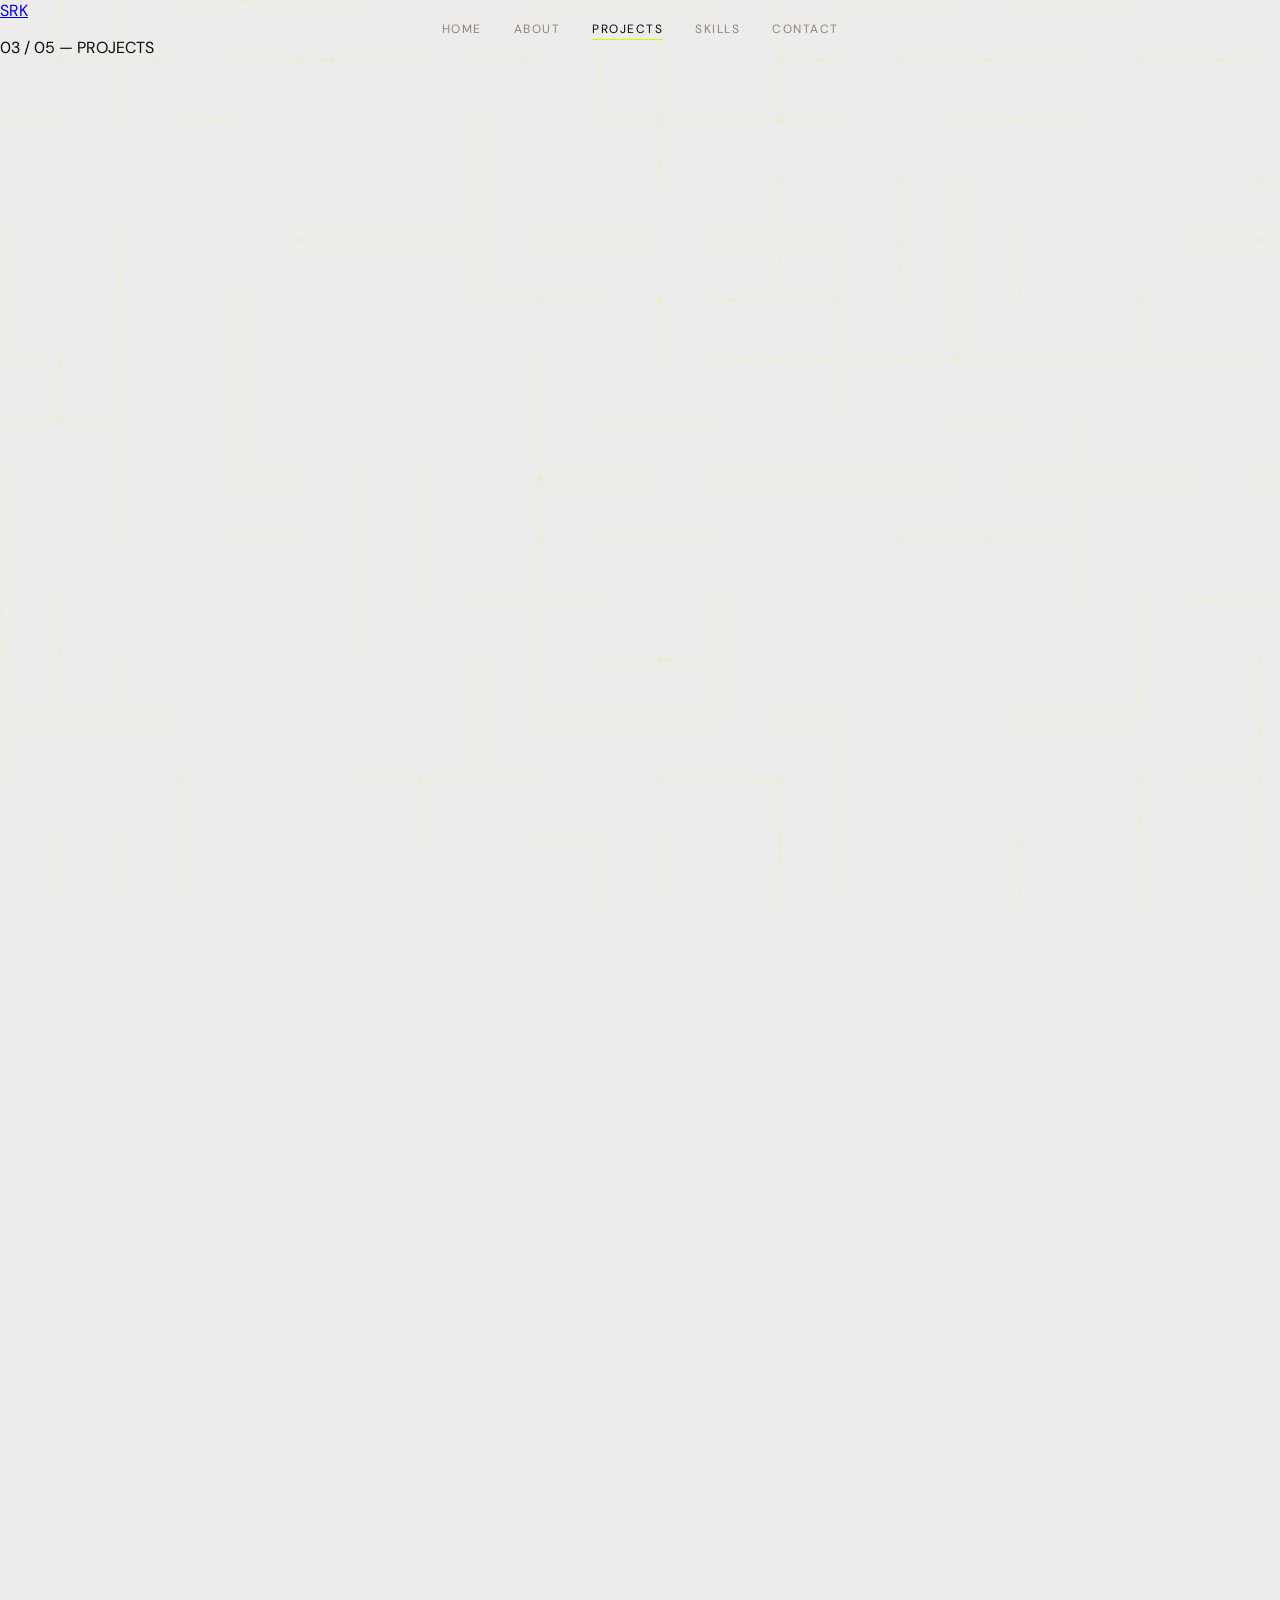
<file: projects.html>
<!DOCTYPE html>
<html lang="en">
<head>
  <meta charset="UTF-8"/>
  <meta name="viewport" content="width=device-width,initial-scale=1.0"/>
  <title>Projects — Siddhesh Ram</title>
  <link rel="stylesheet" href="shared.css"/>
  <style>
    /* ── CIRCUIT BACKGROUND ── */
    #circuit-canvas {
      position:fixed; inset:0; z-index:0;
      pointer-events:none; opacity:0.25;
    }

    /* ── LAYOUT ── */
    .projects-wrap {
      position:relative; z-index:10;
      padding:120px 80px 80px;
      max-width:1300px; margin:0 auto;
    }

    .projects-header {
      margin-bottom:80px;
    }

    /* ── DOSSIER GRID ── */
    .dossier-grid {
      display:grid;
      grid-template-columns:repeat(auto-fill, minmax(500px,1fr));
      gap:32px;
    }

    /* ── DOSSIER CARD ── */
    .dossier-card {
      background:var(--bg-card);
      border:1px solid var(--border);
      border-radius:8px;
      position:relative;
      overflow:hidden;
      transition:border-color 0.4s, box-shadow 0.4s;
      cursor:pointer;
    }
    .dossier-card:hover {
      border-color:var(--border-hi);
      box-shadow:0 0 40px rgba(200,255,0,0.06);
    }

    /* CLIP REVEAL — card "opens" on hover */
    .dossier-inner {
      padding:48px;
      clip-path:inset(0 100% 0 0);
      transition:clip-path 0s;
    }
    .dossier-card.opened .dossier-inner {
      clip-path:inset(0 0% 0 0);
      transition:clip-path 0.6s cubic-bezier(0.16,1,0.3,1);
    }
    .dossier-fold {
      padding:48px;
      position:absolute; inset:0;
      display:flex; flex-direction:column; justify-content:space-between;
      transition:opacity 0.3s;
    }
    .dossier-card.opened .dossier-fold {
      opacity:0; pointer-events:none;
    }

    /* FOLD STATE */
    .fold-top {
      display:flex; justify-content:space-between; align-items:flex-start;
    }
    .project-num {
      font-family:var(--font-mono); font-size:11px;
      letter-spacing:3px; color:var(--text-dim);
    }
    .status-badge-card {
      display:inline-flex; align-items:center; gap:6px;
      padding:4px 12px; border-radius:100px;
      font-family:var(--font-mono); font-size:10px;
      letter-spacing:2px; text-transform:uppercase;
    }
    .status-completed {
      background:rgba(200,255,0,0.08);
      border:1px solid rgba(200,255,0,0.2);
      color:var(--accent);
    }
    .status-reported {
      background:rgba(255,100,0,0.08);
      border:1px solid rgba(255,100,0,0.25);
      color:#FF9F3F;
    }
    .status-active {
      background:rgba(0,200,255,0.08);
      border:1px solid rgba(0,200,255,0.25);
      color:#00C8FF;
    }
    .status-dot-badge {
      width:5px; height:5px; border-radius:50%;
      background:currentColor;
      animation:pulse-dot 2s ease infinite;
    }

    .fold-title {
      font-family:var(--font-display); font-size:32px;
      font-weight:800; letter-spacing:-1px;
      color:var(--text);
    }
    .fold-sub {
      font-family:var(--font-mono); font-size:12px;
      color:var(--text-dim); letter-spacing:1px;
      margin-top:8px;
    }
    .fold-open-hint {
      font-family:var(--font-mono); font-size:11px;
      color:var(--accent); letter-spacing:2px;
      text-transform:uppercase;
      display:flex; align-items:center; gap:8px;
    }
    .fold-open-hint::after {
      content:'→';
      transition:transform 0.3s;
    }
    .dossier-card:hover .fold-open-hint::after {
      transform:translateX(4px);
    }

    /* OPENED STATE — full content */
    .dossier-inner {
      display:flex; flex-direction:column; gap:20px;
    }
    .inner-top {
      display:flex; justify-content:space-between; align-items:flex-start;
    }
    .inner-title {
      font-family:var(--font-display); font-size:26px;
      font-weight:800; letter-spacing:-0.5px;
    }
    .inner-close {
      font-family:var(--font-mono); font-size:11px;
      color:var(--text-dim); letter-spacing:2px;
      cursor:pointer; padding:4px 8px;
      border:1px solid var(--border); border-radius:3px;
      background:none; color:var(--text-muted);
      transition:all 0.2s;
    }
    .inner-close:hover { color:var(--accent); border-color:var(--border-hi); }
    .inner-desc {
      font-size:14px; color:var(--text-muted); line-height:1.8;
    }
    .inner-tags {
      display:flex; flex-wrap:wrap; gap:8px;
    }
    .itag {
      padding:5px 12px;
      border:1px solid var(--border);
      border-radius:3px;
      font-family:var(--font-mono); font-size:11px;
      letter-spacing:0.5px; color:var(--text-dim);
      transition:all 0.2s;
    }
    .itag:hover { border-color:var(--accent); color:var(--accent); }

    .inner-link {
      display:inline-flex; align-items:center; gap:8px;
      font-family:var(--font-mono); font-size:12px;
      color:var(--accent); text-decoration:none;
      letter-spacing:1px; text-transform:uppercase;
      transition:gap 0.2s;
    }
    .inner-link:hover { gap:14px; }

    /* ── TERMINAL CARD (NVIDIA) ── */
    .terminal-card {
      grid-column: 1 / -1;
      background:#04040A;
      border:1px solid rgba(255,80,0,0.3);
      border-radius:8px;
      overflow:hidden;
      position:relative;
    }
    .terminal-card:hover {
      border-color:rgba(255,80,0,0.6);
      box-shadow:0 0 40px rgba(255,80,0,0.08);
    }
    .term-titlebar {
      background:#0D0D0D;
      padding:12px 20px;
      display:flex; align-items:center; gap:12px;
      border-bottom:1px solid rgba(255,255,255,0.05);
    }
    .term-dot { width:12px; height:12px; border-radius:50%; }
    .term-dot-r { background:#FF5F57; }
    .term-dot-y { background:#FEBC2E; }
    .term-dot-g { background:#28C840; }
    .term-title-text {
      font-family:var(--font-mono); font-size:12px;
      color:var(--text-dim); letter-spacing:1px;
      margin-left:8px;
    }
    .term-status-badge {
      margin-left:auto;
    }
    .term-body {
      padding:32px 40px;
      display:grid;
      grid-template-columns:1fr 1fr;
      gap:48px;
      align-items:start;
    }
    .term-log {
      font-family:var(--font-mono); font-size:13px;
      line-height:2; color:#6B6B80;
    }
    .term-log .err { color:#FF5F57; }
    .term-log .warn { color:#FEBC2E; }
    .term-log .ok { color:#28C840; }
    .term-log .acc { color:#FF9F3F; }
    .term-log .cursor-blink {
      display:inline-block; width:8px; height:14px;
      background:#C8FF00; vertical-align:bottom;
      animation:blink 1s step-start infinite;
    }
    @keyframes blink{0%,100%{opacity:1}50%{opacity:0}}
    .term-info h3 {
      font-family:var(--font-display); font-size:28px;
      font-weight:800; letter-spacing:-1px;
      margin-bottom:16px;
    }
    .term-info p {
      font-size:14px; color:var(--text-muted); line-height:1.8;
      margin-bottom:20px;
    }
    .term-badge-row {
      display:flex; gap:8px; flex-wrap:wrap; margin-bottom:24px;
    }

    @media(max-width:900px){
      .projects-wrap{padding:100px 24px 60px;}
      .dossier-grid{grid-template-columns:1fr;}
      .term-body{grid-template-columns:1fr;}
    }
  </style>
</head>
<body>
<div id="cursor-dot"></div>
<div id="cursor-ring"></div>
<div id="page-transition"></div>
<canvas id="circuit-canvas"></canvas>

<nav id="lab-nav">
  <a href="index.html" class="nav-logo">SRK</a>
  <div class="nav-links">
    <a href="index.html">Home</a>
    <a href="about.html">About</a>
    <a href="projects.html" class="active">Projects</a>
    <a href="skills.html">Skills</a>
    <a href="contact.html">Contact</a>
  </div>
  <div class="nav-page-id">03 / 05 — PROJECTS</div>
</nav>

<div class="projects-wrap">
  <div class="projects-header reveal">
    <div class="section-eyebrow">Portfolio</div>
    <h2 class="section-heading" style="font-size:clamp(48px,7vw,96px);letter-spacing:-3px;">
      Featured<br/>Projects
    </h2>
  </div>

  <div class="dossier-grid">

    <!-- NVIDIA TERMINAL CARD -->
    <div class="terminal-card reveal">
      <div class="term-titlebar">
        <div class="term-dot term-dot-r"></div>
        <div class="term-dot term-dot-y"></div>
        <div class="term-dot term-dot-g"></div>
        <span class="term-title-text">cuopt_crash_log.txt — CUDA Illegal Memory Access</span>
        <div class="term-status-badge">
          <span class="status-badge-card status-reported">
            <span class="status-dot-badge"></span>
            Officially Reported
          </span>
        </div>
      </div>
      <div class="term-body">
        <div class="term-log" id="term-log">
          <div>> Initializing cuOpt Cloud API v24.x</div>
          <div class="ok">> Connection established ✓</div>
          <div>> Loading multi-vehicle optimization dataset</div>
          <div>> Vehicles: 15 · Locations: 847 · Constraints: 1200</div>
          <div class="warn">> WARNING: Validation schema mismatch detected</div>
          <div>> Submitting solver request...</div>
          <div class="err">> CUDA ERROR: Illegal memory access</div>
          <div class="err">> Signal: SIGSEGV at 0x7f3a2b4c0000</div>
          <div class="err">> GPU process terminated unexpectedly</div>
          <div class="acc">> Bug reported → Bug ID: #5525189</div>
          <div class="ok">> Acknowledged by NVIDIA Engineering ✓</div>
          <div>> <span class="cursor-blink"></span></div>
        </div>
        <div class="term-info">
          <h3>NVIDIA cuOpt<br/>Bug Discovery</h3>
          <p>Discovered and reported a critical validation bug in NVIDIA's cuOpt Cloud API that caused GPU crashes during multi-vehicle optimization. The bug triggered CUDA illegal memory access on large constraint datasets.</p>
          <div class="term-badge-row">
            <span class="itag">NVIDIA cuOpt</span>
            <span class="itag">CUDA</span>
            <span class="itag">GPU Optimization</span>
            <span class="itag">Vehicle Routing</span>
          </div>
          <a href="https://www.linkedin.com/pulse/reported-validation-bug-nvidia-cuopt-cloud-api-solver-siddhesh-ram-e7ykc" target="_blank" class="inner-link" data-no-transition>Read Full Write-up →</a>
        </div>
      </div>
    </div>

    <!-- TRAFFIC MANAGEMENT DOSSIER -->
    <div class="dossier-card reveal" id="card-traffic">
      <div class="dossier-fold">
        <div class="fold-top">
          <span class="project-num">PROJECT / 001</span>
          <span class="status-badge-card status-completed">
            <span class="status-dot-badge"></span>Completed
          </span>
        </div>
        <div>
          <div class="fold-title">Smart Traffic<br/>Management</div>
          <div class="fold-sub">Computer Vision · Jan–Apr 2024</div>
        </div>
        <div class="fold-open-hint">Open Dossier</div>
      </div>
      <div class="dossier-inner">
        <div class="inner-top">
          <div class="inner-title">Smart Traffic<br/>Management System</div>
          <button class="inner-close" onclick="closeCard('card-traffic')">✕ Close</button>
        </div>
        <p class="inner-desc">
          Built a priority-based traffic control framework to detect ambulances, optimize green signal timing, and trigger real-time alerts using computer vision modules. Developed a full pipeline from camera feed ingestion to signal actuation logic.
        </p>
        <div class="inner-tags">
          <span class="itag">Computer Vision</span>
          <span class="itag">Python</span>
          <span class="itag">OpenCV</span>
          <span class="itag">Real-time Processing</span>
          <span class="itag">Traffic Optimization</span>
          <span class="itag">Object Detection</span>
        </div>
        <div>
          <div style="font-family:var(--font-mono);font-size:11px;color:var(--text-dim);letter-spacing:1.5px;text-transform:uppercase;margin-bottom:8px;">Timeline</div>
          <div style="font-family:var(--font-mono);font-size:13px;color:var(--accent);">Jan 2024 → Apr 2024</div>
        </div>
      </div>
    </div>

    <!-- POLYNOMIAL GRAPHER DOSSIER -->
    <div class="dossier-card reveal reveal-delay-1" id="card-poly">
      <div class="dossier-fold">
        <div class="fold-top">
          <span class="project-num">PROJECT / 002</span>
          <span class="status-badge-card status-completed">
            <span class="status-dot-badge"></span>Completed
          </span>
        </div>
        <div>
          <div class="fold-title">Polynomial<br/>Graph Plotter</div>
          <div class="fold-sub">Python · NumPy · Matplotlib</div>
        </div>
        <div class="fold-open-hint">Open Dossier</div>
      </div>
      <div class="dossier-inner">
        <div class="inner-top">
          <div class="inner-title">Polynomial Graph<br/>Plotting Tool</div>
          <button class="inner-close" onclick="closeCard('card-poly')">✕ Close</button>
        </div>
        <p class="inner-desc">
          Created a Python visualization tool inspired by Desmos to plot and compare multiple polynomial equations interactively. Built using NumPy for mathematical computation and Matplotlib for interactive, layered visualizations with dynamic equation input.
        </p>
        <div class="inner-tags">
          <span class="itag">Python</span>
          <span class="itag">NumPy</span>
          <span class="itag">Matplotlib</span>
          <span class="itag">Data Visualization</span>
          <span class="itag">Interactive Tools</span>
          <span class="itag">Mathematics</span>
        </div>
        <div>
          <div style="font-family:var(--font-mono);font-size:11px;color:var(--text-dim);letter-spacing:1.5px;text-transform:uppercase;margin-bottom:8px;">Stack</div>
          <div style="font-family:var(--font-mono);font-size:13px;color:var(--accent);">Python · NumPy · Matplotlib</div>
        </div>
      </div>
    </div>

    <!-- IIT MADRAS DOSSIER -->
    <div class="dossier-card reveal reveal-delay-2" id="card-iit">
      <div class="dossier-fold">
        <div class="fold-top">
          <span class="project-num">PROGRAM / 003</span>
          <span class="status-badge-card status-active">
            <span class="status-dot-badge"></span>Active
          </span>
        </div>
        <div>
          <div class="fold-title">IIT Madras<br/>Data Science</div>
          <div class="fold-sub">BS · Diploma Level</div>
        </div>
        <div class="fold-open-hint">Open Dossier</div>
      </div>
      <div class="dossier-inner">
        <div class="inner-top">
          <div class="inner-title">IIT Madras<br/>BS Data Science</div>
          <button class="inner-close" onclick="closeCard('card-iit')">✕ Close</button>
        </div>
        <p class="inner-desc">
          Pursuing a Bachelor of Science in Data Science and Applications from IIT Madras — one of India's most competitive online degree programs. Currently at Diploma level, focusing on machine learning, data visualization, and statistical analysis.
        </p>
        <div class="inner-tags">
          <span class="itag">Machine Learning</span>
          <span class="itag">Statistics</span>
          <span class="itag">Data Visualization</span>
          <span class="itag">Python</span>
          <span class="itag">SQL</span>
        </div>
        <a href="https://ds.study.iitm.ac.in/student/23F3000704" target="_blank" class="inner-link" data-no-transition>View Profile →</a>
      </div>
    </div>

  </div>
</div>

<script>
// ── DOSSIER OPEN / CLOSE ──
document.querySelectorAll('.dossier-card').forEach(card=>{
  card.querySelector('.dossier-fold').addEventListener('click',()=>{
    card.classList.add('opened');
  });
});
function closeCard(id){
  document.getElementById(id).classList.remove('opened');
}

// ── CIRCUIT BOARD BACKGROUND ──
(function(){
  const canvas = document.getElementById('circuit-canvas');
  const ctx = canvas.getContext('2d');
  let W,H;

  function resize(){
    W=canvas.width=window.innerWidth;
    H=canvas.height=window.innerHeight;
  }
  window.addEventListener('resize',resize); resize();

  const lines=[]; const GRID=60;

  function initLines(){
    lines.length=0;
    for(let x=0;x<W;x+=GRID){
      for(let y=0;y<H;y+=GRID){
        if(Math.random()<0.35){
          const dir = Math.random()<0.5 ? 'h' : 'v';
          const len = (Math.floor(Math.random()*3)+1)*GRID;
          lines.push({x,y,dir,len,progress:0,speed:0.005+Math.random()*0.015,alpha:0.3+Math.random()*0.4});
        }
      }
    }
  }
  initLines();

  function draw(){
    ctx.clearRect(0,0,W,H);
    lines.forEach(l=>{
      l.progress+=l.speed;
      if(l.progress>1) l.progress=0;
      const p=l.progress;
      ctx.strokeStyle=`rgba(200,255,0,${l.alpha*0.4})`;
      ctx.lineWidth=1;
      ctx.beginPath();
      if(l.dir==='h'){
        ctx.moveTo(l.x,l.y);
        ctx.lineTo(l.x+l.len,l.y);
      } else {
        ctx.moveTo(l.x,l.y);
        ctx.lineTo(l.x,l.y+l.len);
      }
      ctx.stroke();
      // Moving dot
      ctx.fillStyle=`rgba(200,255,0,${l.alpha})`;
      ctx.beginPath();
      if(l.dir==='h') ctx.arc(l.x+l.len*p,l.y,2,0,Math.PI*2);
      else ctx.arc(l.x,l.y+l.len*p,2,0,Math.PI*2);
      ctx.fill();
      // Node dots at endpoints
      ctx.fillStyle=`rgba(200,255,0,0.25)`;
      ctx.beginPath();
      ctx.arc(l.x,l.y,3,0,Math.PI*2);
      ctx.fill();
    });
    requestAnimationFrame(draw);
  }
  draw();
})();

// ── TERMINAL TYPEWRITER ──
(function(){
  const logLines = [
    ['> Initializing cuOpt Cloud API v24.x', ''],
    ['> Connection established ✓', 'ok'],
    ['> Loading multi-vehicle optimization dataset', ''],
    ['> Vehicles: 15 · Locations: 847 · Constraints: 1200', ''],
    ['> WARNING: Validation schema mismatch detected', 'warn'],
    ['> Submitting solver request...', ''],
    ['> CUDA ERROR: Illegal memory access', 'err'],
    ['> Signal: SIGSEGV at 0x7f3a2b4c0000', 'err'],
    ['> GPU process terminated unexpectedly', 'err'],
    ['> Bug reported → Bug ID: #5525189', 'acc'],
    ['> Acknowledged by NVIDIA Engineering ✓', 'ok'],
  ];
  const el = document.getElementById('term-log');
  el.innerHTML='';
  let lineIdx=0;
  function typeLine(){
    if(lineIdx>=logLines.length){
      const cursor=document.createElement('div');
      cursor.innerHTML='> <span class="cursor-blink"></span>';
      el.appendChild(cursor);
      return;
    }
    const [text,cls]=logLines[lineIdx];
    const div=document.createElement('div');
    if(cls) div.className=cls;
    el.appendChild(div);
    let charIdx=0;
    const typeChar=()=>{
      div.textContent=text.slice(0,charIdx+1);
      charIdx++;
      if(charIdx<text.length) setTimeout(typeChar, 18+Math.random()*12);
      else { lineIdx++; setTimeout(typeLine, 100+Math.random()*200); }
    };
    typeChar();
  }
  // Start when in view
  const obs=new IntersectionObserver(entries=>{
    if(entries[0].isIntersecting){ typeLine(); obs.disconnect(); }
  },{threshold:0.3});
  obs.observe(el);
})();
</script>

<script src="shared.js"></script>
</body>
</html>
</file>
<file: shared.css>
@import url('https://fonts.googleapis.com/css2?family=Cormorant+Garamond:ital,wght@0,300;0,400;0,500;0,600;1,300;1,400;1,500&family=DM+Sans:wght@300;400;500&family=DM+Mono:wght@300;400&display=swap');

:root {
  --cream:       #EEECEA;
  --cream-dark:  #E4E2DF;
  --ink:         #0A0A0A;
  --ink-mid:     #2A2A2A;
  --muted:       #888480;
  --hairline:    rgba(10,10,10,0.10);
  --hairline-hi: rgba(10,10,10,0.20);
  --accent:      #CAFF00;
  --accent-ink:  #1A2200;
  --accent-dim:  rgba(202,255,0,0.15);
  --serif:  'Cormorant Garamond', Georgia, serif;
  --sans:   'DM Sans', system-ui, sans-serif;
  --mono:   'DM Mono', monospace;
  --silk:      cubic-bezier(0.25, 0, 0, 1);
  --silk-fast: cubic-bezier(0.35, 0, 0.16, 1);
}

*, *::before, *::after { margin: 0; padding: 0; box-sizing: border-box; }
html { scroll-behavior: smooth; font-size: 16px; -webkit-text-size-adjust: 100%; }

body {
  font-family: var(--sans);
  background: var(--cream);
  color: var(--ink);
  overflow-x: hidden;
  cursor: none;
  -webkit-font-smoothing: antialiased;
  -moz-osx-font-smoothing: grayscale;
}

#cur-dot {
  width: 7px; height: 7px;
  background: var(--ink); border-radius: 50%;
  position: fixed; z-index: 9999; pointer-events: none;
  transform: translate(-50%,-50%);
  transition: width 0.3s var(--silk), height 0.3s var(--silk), background 0.2s;
  mix-blend-mode: multiply;
}
#cur-ring {
  width: 36px; height: 36px;
  border: 1px solid rgba(10,10,10,0.22); border-radius: 50%;
  position: fixed; z-index: 9998; pointer-events: none;
  transform: translate(-50%,-50%);
  transition: width 0.5s var(--silk), height 0.5s var(--silk), border-color 0.3s, opacity 0.3s, border-radius 0.4s var(--silk);
  mix-blend-mode: multiply;
}
#cur-ring.link-hover { width: 54px; height: 54px; opacity: 0.3; border-radius: 4px; border-color: var(--ink); }
#cur-ring.text-hover { width: 3px; height: 26px; border-radius: 2px; border-width: 0; background: var(--ink); opacity: 0.5; }

#nav {
  position: fixed; top: 0; left: 0; right: 0; z-index: 1000;
  padding: 0 48px; height: 58px;
  display: flex; align-items: center; justify-content: space-between;
  background: rgba(238,236,234,0.90);
  backdrop-filter: blur(20px); -webkit-backdrop-filter: blur(20px);
  border-bottom: 1px solid var(--hairline);
  gap: 24px;
}

.nav-profile {
  display: flex; align-items: center; gap: 10px;
  text-decoration: none; color: var(--ink); flex-shrink: 0;
}
.nav-avatar {
  width: 30px; height: 30px; border-radius: 50%;
  background: var(--ink);
  display: flex; align-items: center; justify-content: center;
  flex-shrink: 0;
  transition: transform 0.4s var(--silk), box-shadow 0.4s;
}
.nav-profile:hover .nav-avatar { transform: scale(1.1); box-shadow: 0 0 0 3px var(--accent); }
.nav-avatar-initials {
  font-family: var(--serif); font-size: 12px; font-weight: 500;
  color: var(--cream); letter-spacing: 0.5px; line-height: 1; user-select: none;
}
.nav-profile-info { display: flex; flex-direction: column; gap: 2px; }
.nav-profile-name { font-family: var(--sans); font-size: 13px; font-weight: 500; color: var(--ink); letter-spacing: -0.2px; line-height: 1; }
.nav-profile-role { font-family: var(--mono); font-size: 9px; color: var(--muted); letter-spacing: 1px; text-transform: uppercase; line-height: 1; }

.nav-divider { width: 1px; height: 18px; background: var(--hairline-hi); flex-shrink: 0; }

.nav-links { display: flex; gap: 32px; align-items: center; flex: 1; justify-content: center; }
.nav-links a {
  font-family: var(--sans); font-size: 12px; font-weight: 400;
  letter-spacing: 1.5px; text-transform: uppercase;
  color: var(--muted); text-decoration: none; position: relative; transition: color 0.3s;
}
.nav-links a::after {
  content: ''; position: absolute; bottom: -3px; left: 0;
  width: 0; height: 1px; background: var(--accent);
  transition: width 0.5s var(--silk);
}
.nav-links a:hover { color: var(--ink); }
.nav-links a:hover::after, .nav-links a.active::after { width: 100%; }
.nav-links a.active { color: var(--ink); }

.nav-page { font-family: var(--mono); font-size: 10px; color: var(--muted); letter-spacing: 1.5px; flex-shrink: 0; }

#pt {
  position: fixed; inset: 0; z-index: 9995;
  background: var(--cream);
  transform: scaleY(0); transform-origin: bottom;
  pointer-events: none;
}

.reveal { opacity: 0; transform: translateY(28px); transition: opacity 1.1s var(--silk), transform 1.1s var(--silk); }
.reveal.in { opacity: 1; transform: translateY(0); }
.reveal-d1 { transition-delay: 0.12s; }
.reveal-d2 { transition-delay: 0.26s; }
.reveal-d3 { transition-delay: 0.42s; }
.reveal-d4 { transition-delay: 0.58s; }

.accent-pill {
  display: inline-flex; align-items: center; gap: 6px;
  background: var(--accent); color: var(--accent-ink);
  font-family: var(--mono); font-size: 10px;
  letter-spacing: 1.5px; text-transform: uppercase;
  padding: 6px 14px; border-radius: 100px;
}
.accent-pill-dot {
  width: 5px; height: 5px; border-radius: 50%;
  background: var(--accent-ink); opacity: 0.6;
  animation: pulse-pill 2.5s ease infinite;
}
@keyframes pulse-pill { 0%,100%{opacity:0.6;transform:scale(1)} 50%{opacity:1;transform:scale(1.3)} }

::-webkit-scrollbar { width: 3px; }
::-webkit-scrollbar-track { background: var(--cream); }
::-webkit-scrollbar-thumb { background: var(--hairline-hi); border-radius: 2px; }
::selection { background: var(--accent); color: var(--accent-ink); }

@media (max-width: 900px) {
  body { cursor: auto; }
  #cur-dot, #cur-ring { display: none; }
  #nav { padding: 0 24px; }
  .nav-profile-info { display: none; }
  .nav-page { display: none; }
  .nav-links { gap: 20px; }
  .nav-divider { display: none; }
}
</file>
